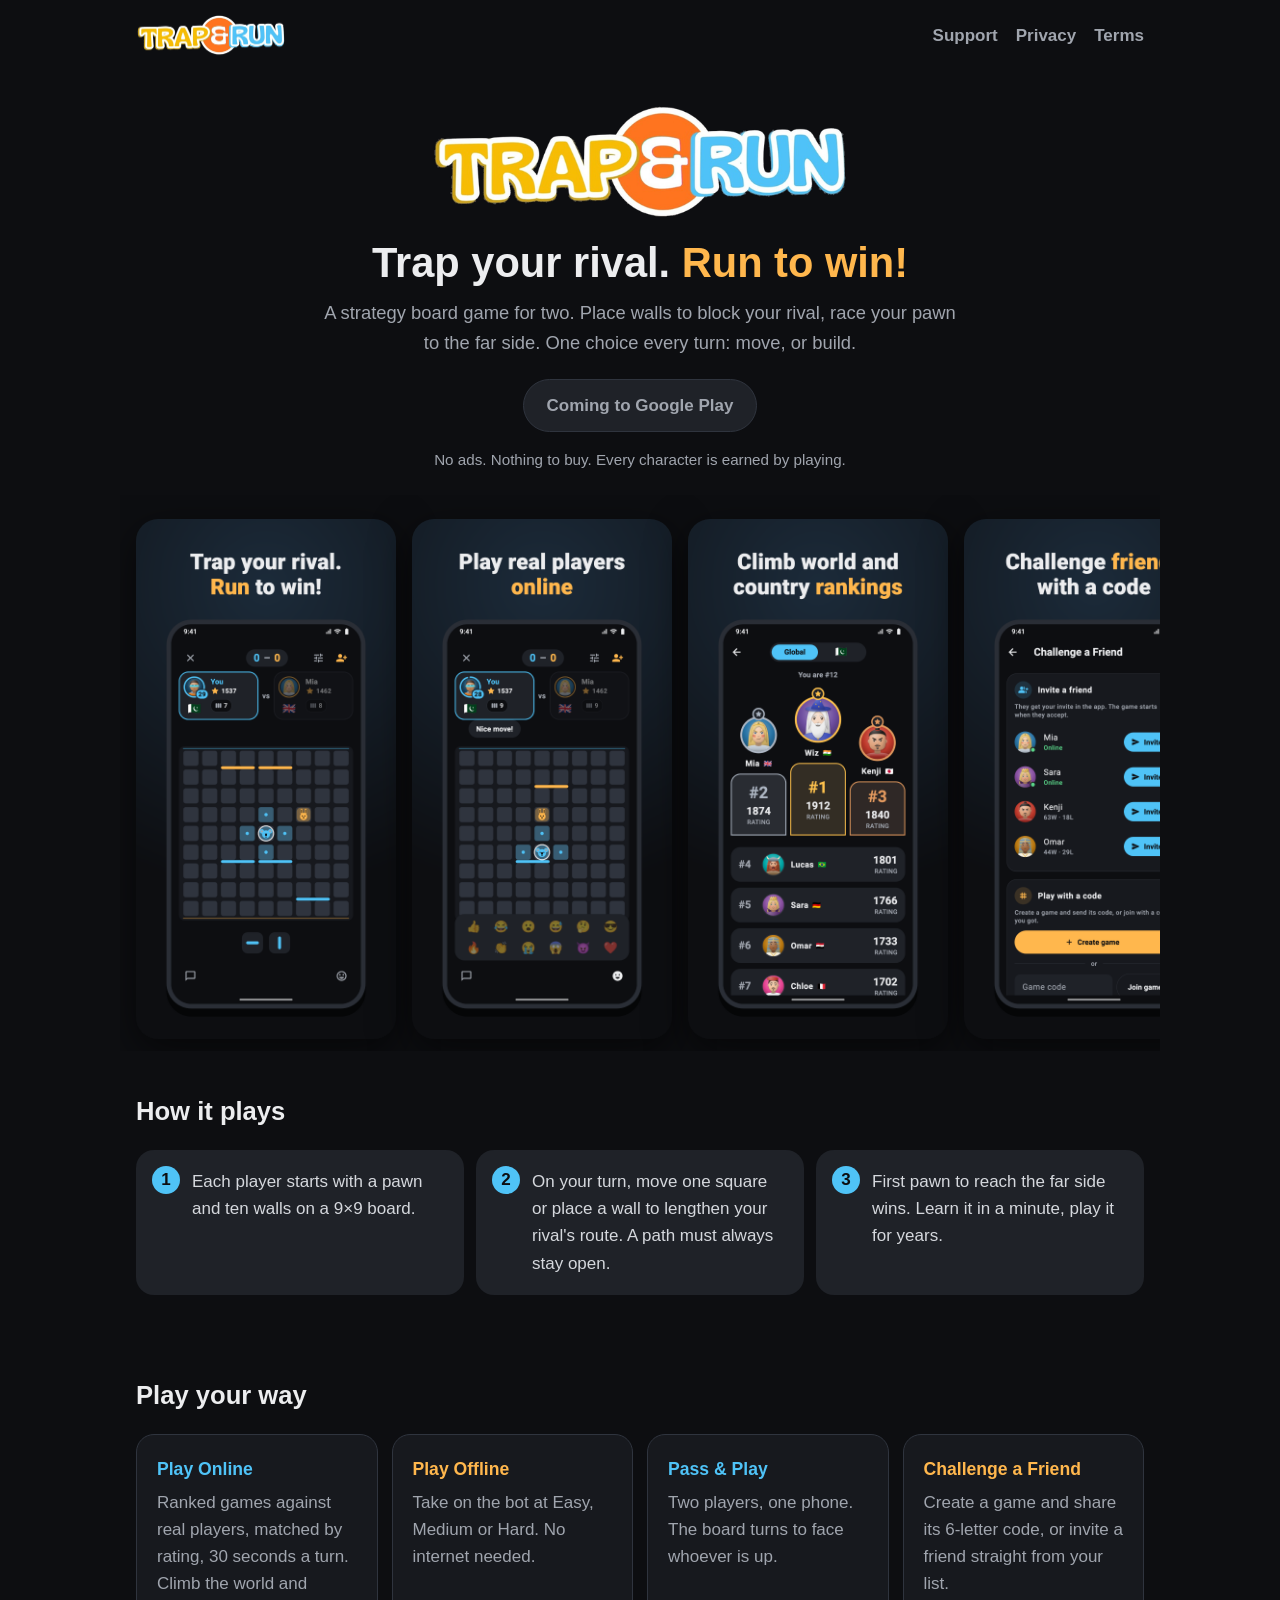
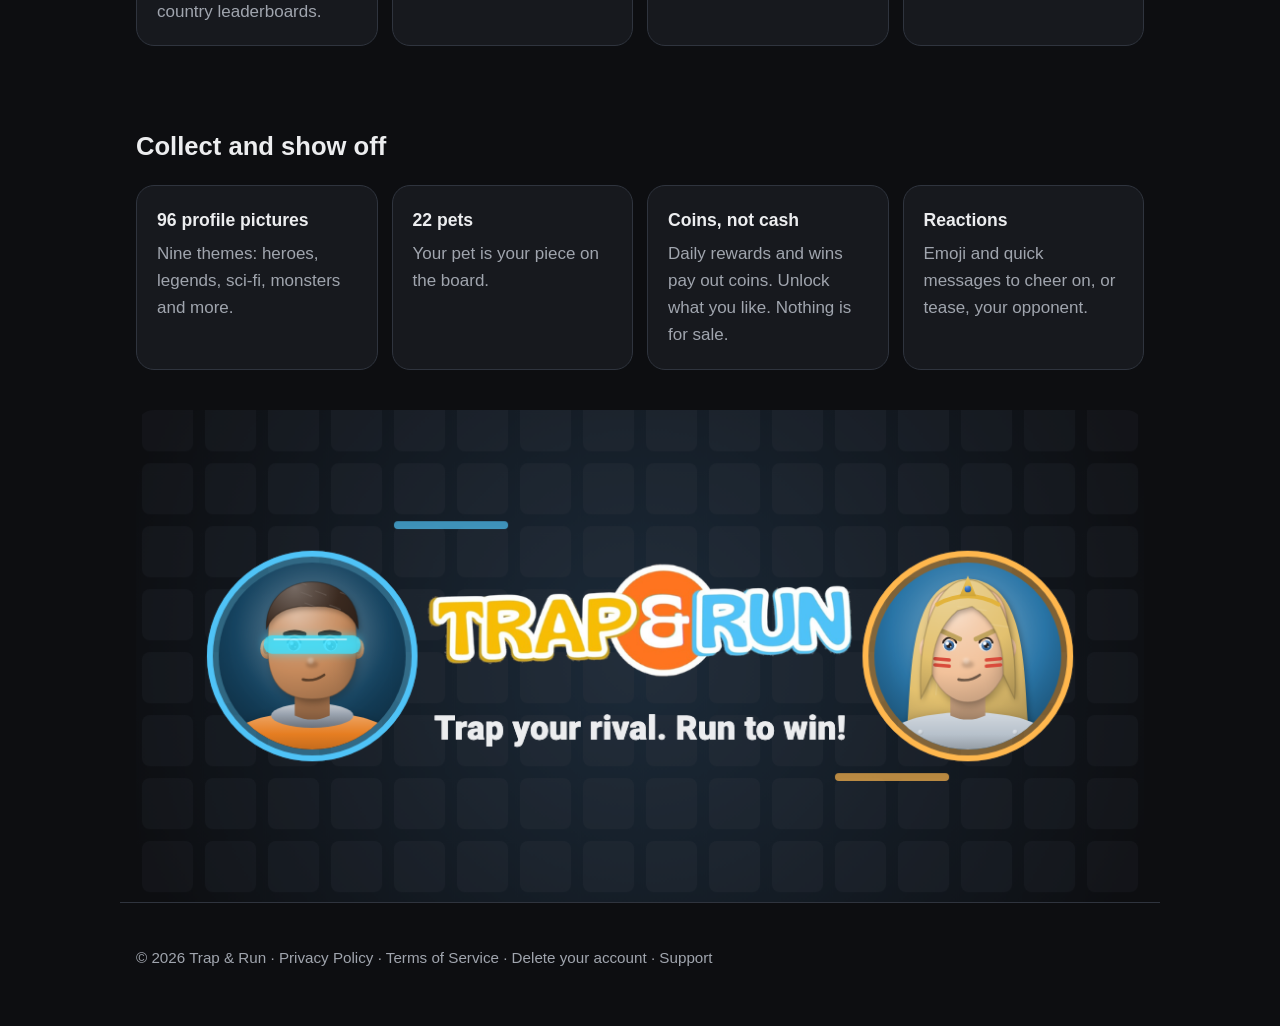
<file: index.html>
<!doctype html>
<html lang="en">
<head>
<meta charset="utf-8">
<meta name="viewport" content="width=device-width, initial-scale=1">
<title>Trap &amp; Run · Wall Board Game</title>
<meta name="description" content="Trap & Run is a two-player strategy board game: place walls to block your rival and race your pawn to the far side. Online, against the bot, or Pass & Play on one phone. No ads, nothing to buy.">
<meta property="og:title" content="Trap & Run · Wall Board Game">
<meta property="og:description" content="Trap your rival. Run to win! A two-player wall-and-pawn strategy game. No ads, nothing to buy.">
<meta property="og:image" content="assets/feature-graphic.png">
<link rel="icon" href="assets/icon-512.png">
<link rel="stylesheet" href="assets/style.css">
</head>
<body>
<header class="bar">
  <a class="brand" href="index.html"><img src="assets/logo-wide.png" alt="Trap &amp; Run" width="150" height="42"></a>
  <nav>
    <a href="support.html">Support</a>
    <a href="privacy.html">Privacy</a>
    <a href="terms.html">Terms</a>
  </nav>
</header>

<section class="hero">
  <img class="logo" src="assets/logo-wide.png" alt="Trap &amp; Run" width="600" height="169">
  <h1>Trap your rival. <span>Run to win!</span></h1>
  <p class="lead">A strategy board game for two. Place walls to block your rival, race your pawn to the far side. One choice every turn: move, or build.</p>
  <div class="badges">
    <!-- When the listing is live, replace this pill with the official Google Play badge linking to
         https://play.google.com/store/apps/details?id=com.trapandrun.game -->
    <span class="pill">Coming to Google Play</span>
  </div>
  <p class="note">No ads. Nothing to buy. Every character is earned by playing.</p>
</section>

<div class="shots" aria-label="Screenshots">
  <img src="assets/shots/01-game.png" alt="A ranked game: walls on the board, two pets racing" loading="lazy">
  <img src="assets/shots/02-online.png" alt="An online game with an emoji reaction" loading="lazy">
  <img src="assets/shots/03-leaderboard.png" alt="World and country leaderboards" loading="lazy">
  <img src="assets/shots/05-friends.png" alt="Challenge a friend from your list or with a game code" loading="lazy">
  <img src="assets/shots/06-collection.png" alt="Profile pictures to unlock with coins" loading="lazy">
  <img src="assets/shots/07-rewards.png" alt="The daily coin reward" loading="lazy">
</div>

<section class="section">
  <h2>How it plays</h2>
  <div class="steps">
    <div>Each player starts with a pawn and ten walls on a 9×9 board.</div>
    <div>On your turn, move one square or place a wall to lengthen your rival's route. A path must always stay open.</div>
    <div>First pawn to reach the far side wins. Learn it in a minute, play it for years.</div>
  </div>
</section>

<section class="section">
  <h2>Play your way</h2>
  <div class="grid">
    <div class="card"><h3 class="a">Play Online</h3><p>Ranked games against real players, matched by rating, 30 seconds a turn. Climb the world and country leaderboards.</p></div>
    <div class="card"><h3 class="b">Play Offline</h3><p>Take on the bot at Easy, Medium or Hard. No internet needed.</p></div>
    <div class="card"><h3 class="a">Pass &amp; Play</h3><p>Two players, one phone. The board turns to face whoever is up.</p></div>
    <div class="card"><h3 class="b">Challenge a Friend</h3><p>Create a game and share its 6-letter code, or invite a friend straight from your list.</p></div>
  </div>
</section>

<section class="section">
  <h2>Collect and show off</h2>
  <div class="grid">
    <div class="card"><h3>96 profile pictures</h3><p>Nine themes: heroes, legends, sci-fi, monsters and more.</p></div>
    <div class="card"><h3>22 pets</h3><p>Your pet is your piece on the board.</p></div>
    <div class="card"><h3>Coins, not cash</h3><p>Daily rewards and wins pay out coins. Unlock what you like. Nothing is for sale.</p></div>
    <div class="card"><h3>Reactions</h3><p>Emoji and quick messages to cheer on, or tease, your opponent.</p></div>
  </div>
</section>

<div class="banner"><img src="assets/feature-graphic.png" alt="Trap &amp; Run: two rivals either side of the logo" loading="lazy"></div>

<footer class="foot">
  <p>© 2026 Trap &amp; Run · <a href="privacy.html">Privacy Policy</a> · <a href="terms.html">Terms of Service</a> · <a href="delete-account.html">Delete your account</a> · <a href="support.html">Support</a></p>
</footer>
</body>
</html>
</file>
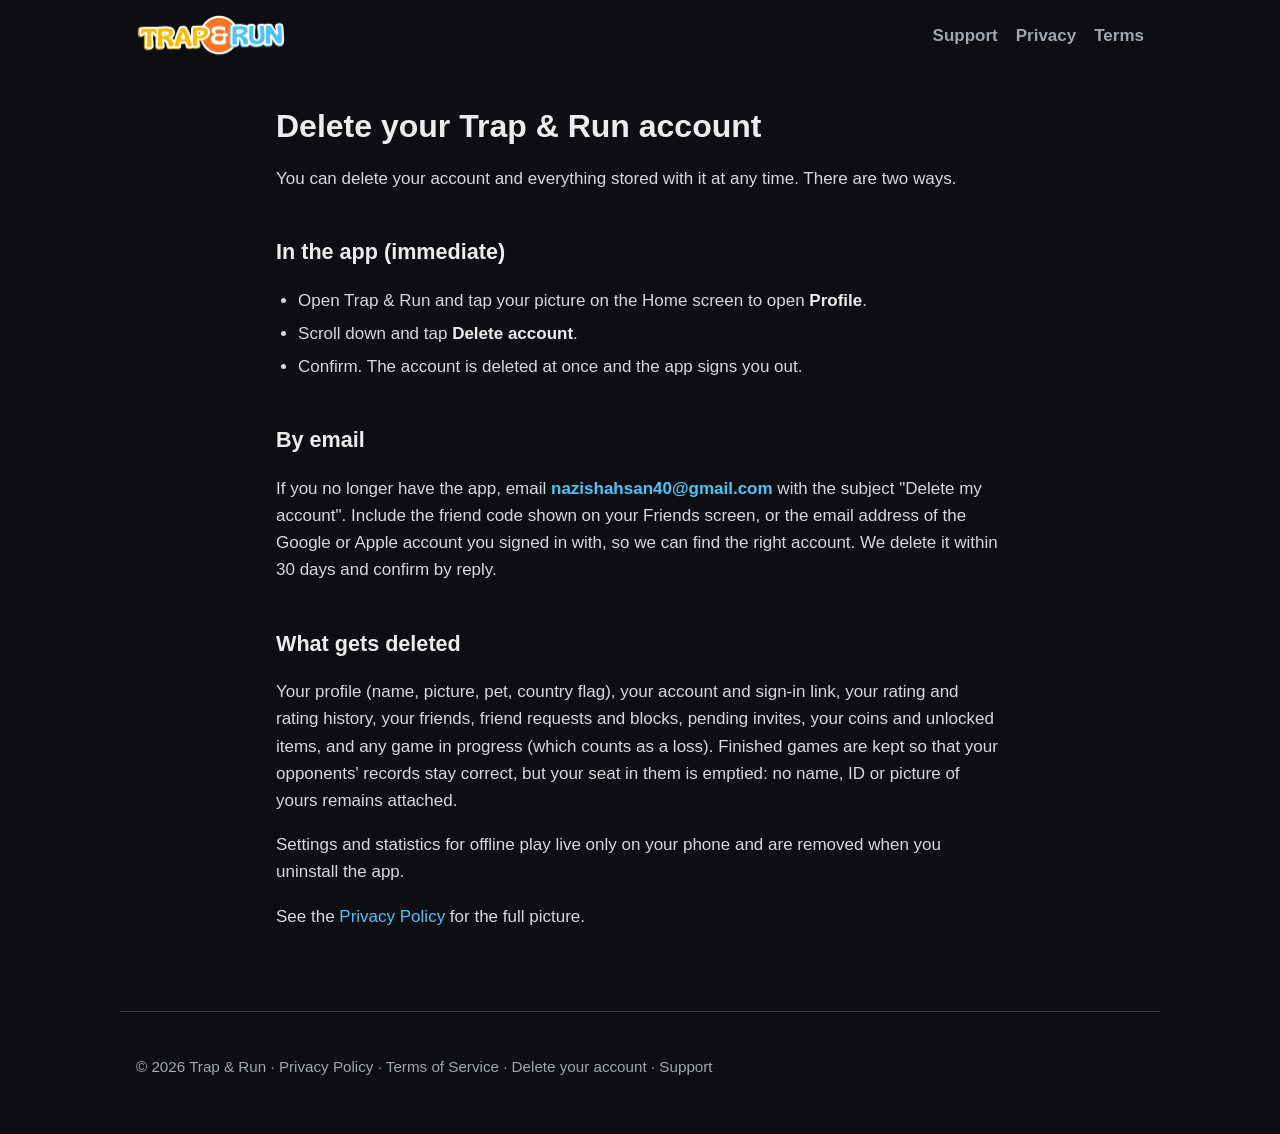
<file: delete-account.html>
<!doctype html>
<html lang="en">
<head>
<meta charset="utf-8">
<meta name="viewport" content="width=device-width, initial-scale=1">
<title>Delete your account · Trap &amp; Run</title>
<meta name="description" content="Delete your account for Trap & Run, the two-player wall-and-pawn strategy board game.">
<link rel="icon" href="assets/icon-512.png">
<link rel="stylesheet" href="assets/style.css">
</head>
<body>
<header class="bar">
  <a class="brand" href="index.html"><img src="assets/logo-wide.png" alt="Trap &amp; Run" width="150" height="42"></a>
  <nav>
    <a href="support.html">Support</a>
    <a href="privacy.html">Privacy</a>
    <a href="terms.html">Terms</a>
  </nav>
</header>
<main class="doc">
<h1>Delete your Trap &amp; Run account</h1>
<p>You can delete your account and everything stored with it at any time. There are two ways.</p>
<h2>In the app (immediate)</h2>
<ul><li>Open Trap &amp; Run and tap your picture on the Home screen to open <strong>Profile</strong>.</li><li>Scroll down and tap <strong>Delete account</strong>.</li><li>Confirm. The account is deleted at once and the app signs you out.</li></ul>
<h2>By email</h2>
<p>If you no longer have the app, email <strong><a href="mailto:nazishahsan40@gmail.com">nazishahsan40@gmail.com</a></strong> with the subject "Delete my account". Include the friend code shown on your Friends screen, or the email address of the Google or Apple account you signed in with, so we can find the right account. We delete it within 30 days and confirm by reply.</p>
<h2>What gets deleted</h2>
<p>Your profile (name, picture, pet, country flag), your account and sign-in link, your rating and rating history, your friends, friend requests and blocks, pending invites, your coins and unlocked items, and any game in progress (which counts as a loss). Finished games are kept so that your opponents' records stay correct, but your seat in them is emptied: no name, ID or picture of yours remains attached.</p>
<p>Settings and statistics for offline play live only on your phone and are removed when you uninstall the app.</p>
<p>See the <a href="privacy.html">Privacy Policy</a> for the full picture.</p>
</main>
<footer class="foot">
  <p>© 2026 Trap &amp; Run · <a href="privacy.html">Privacy Policy</a> · <a href="terms.html">Terms of Service</a> · <a href="delete-account.html">Delete your account</a> · <a href="support.html">Support</a></p>
</footer>
</body>
</html>
</file>
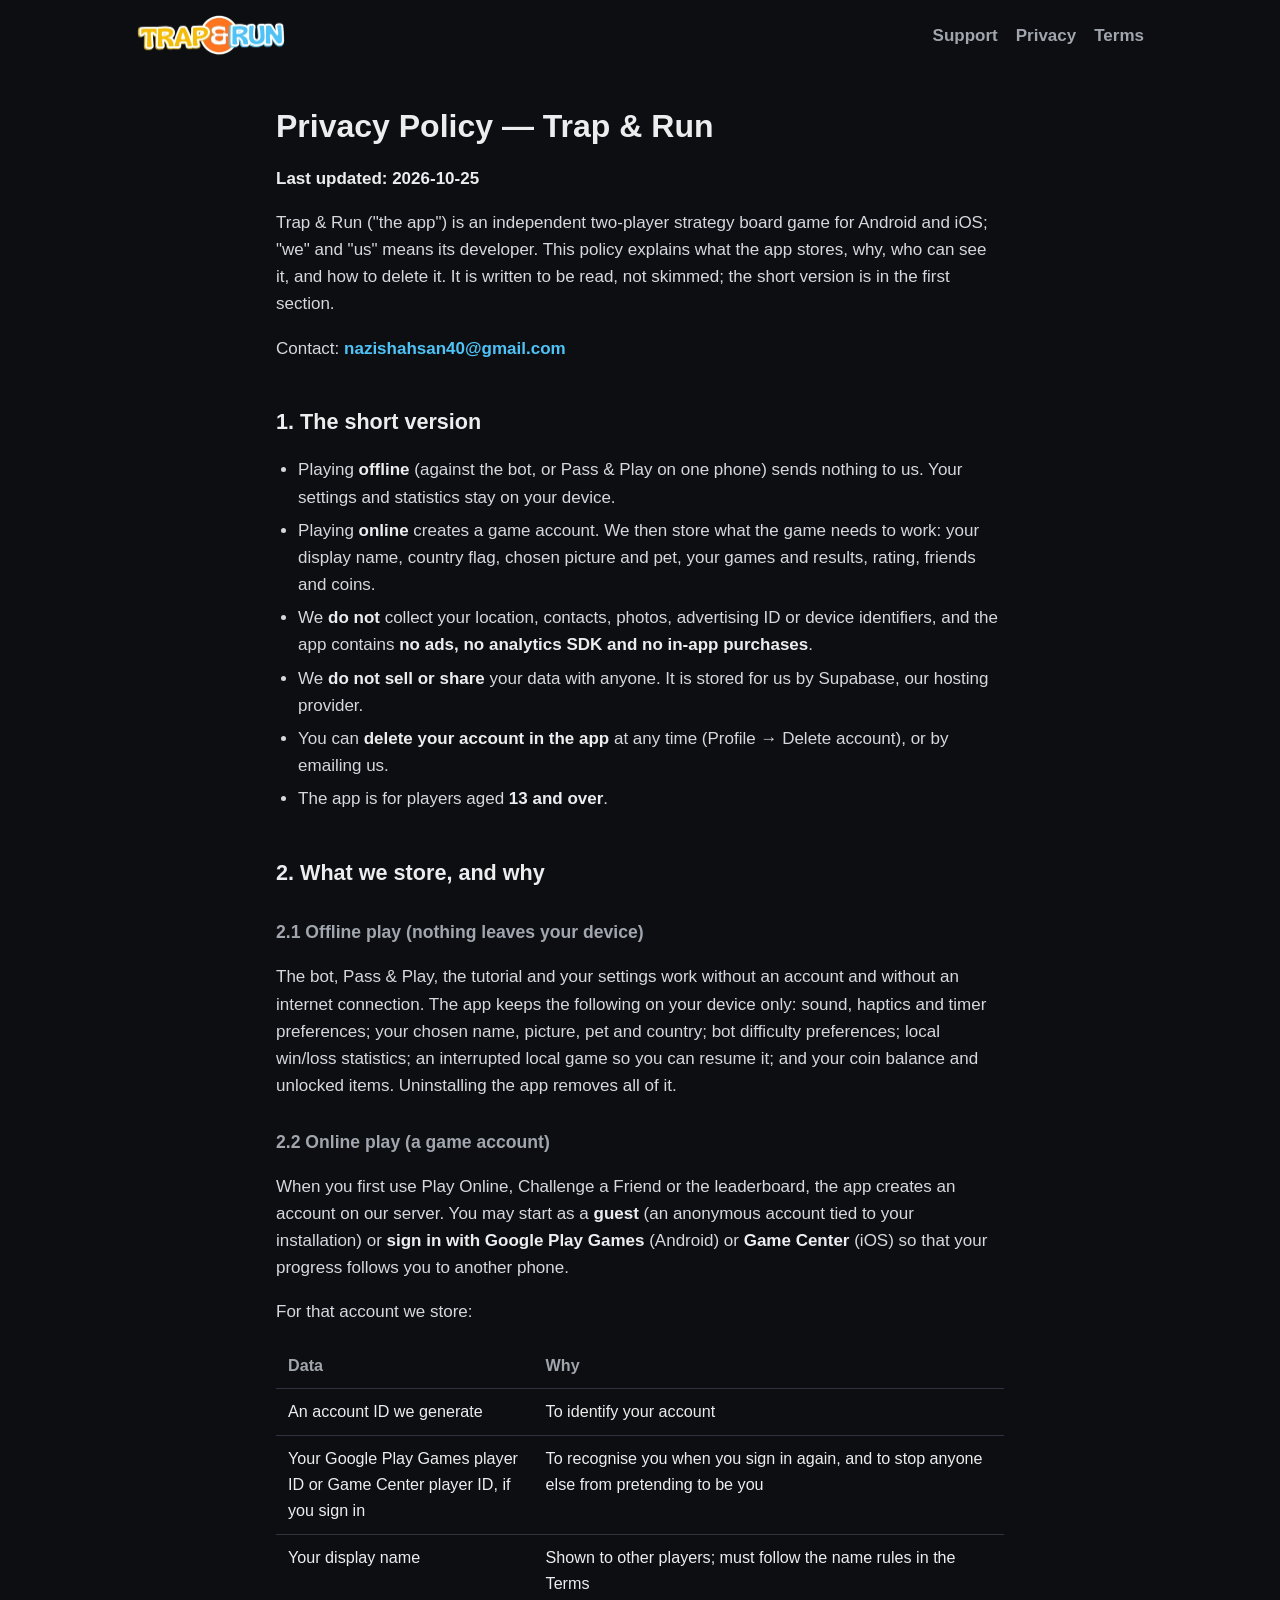
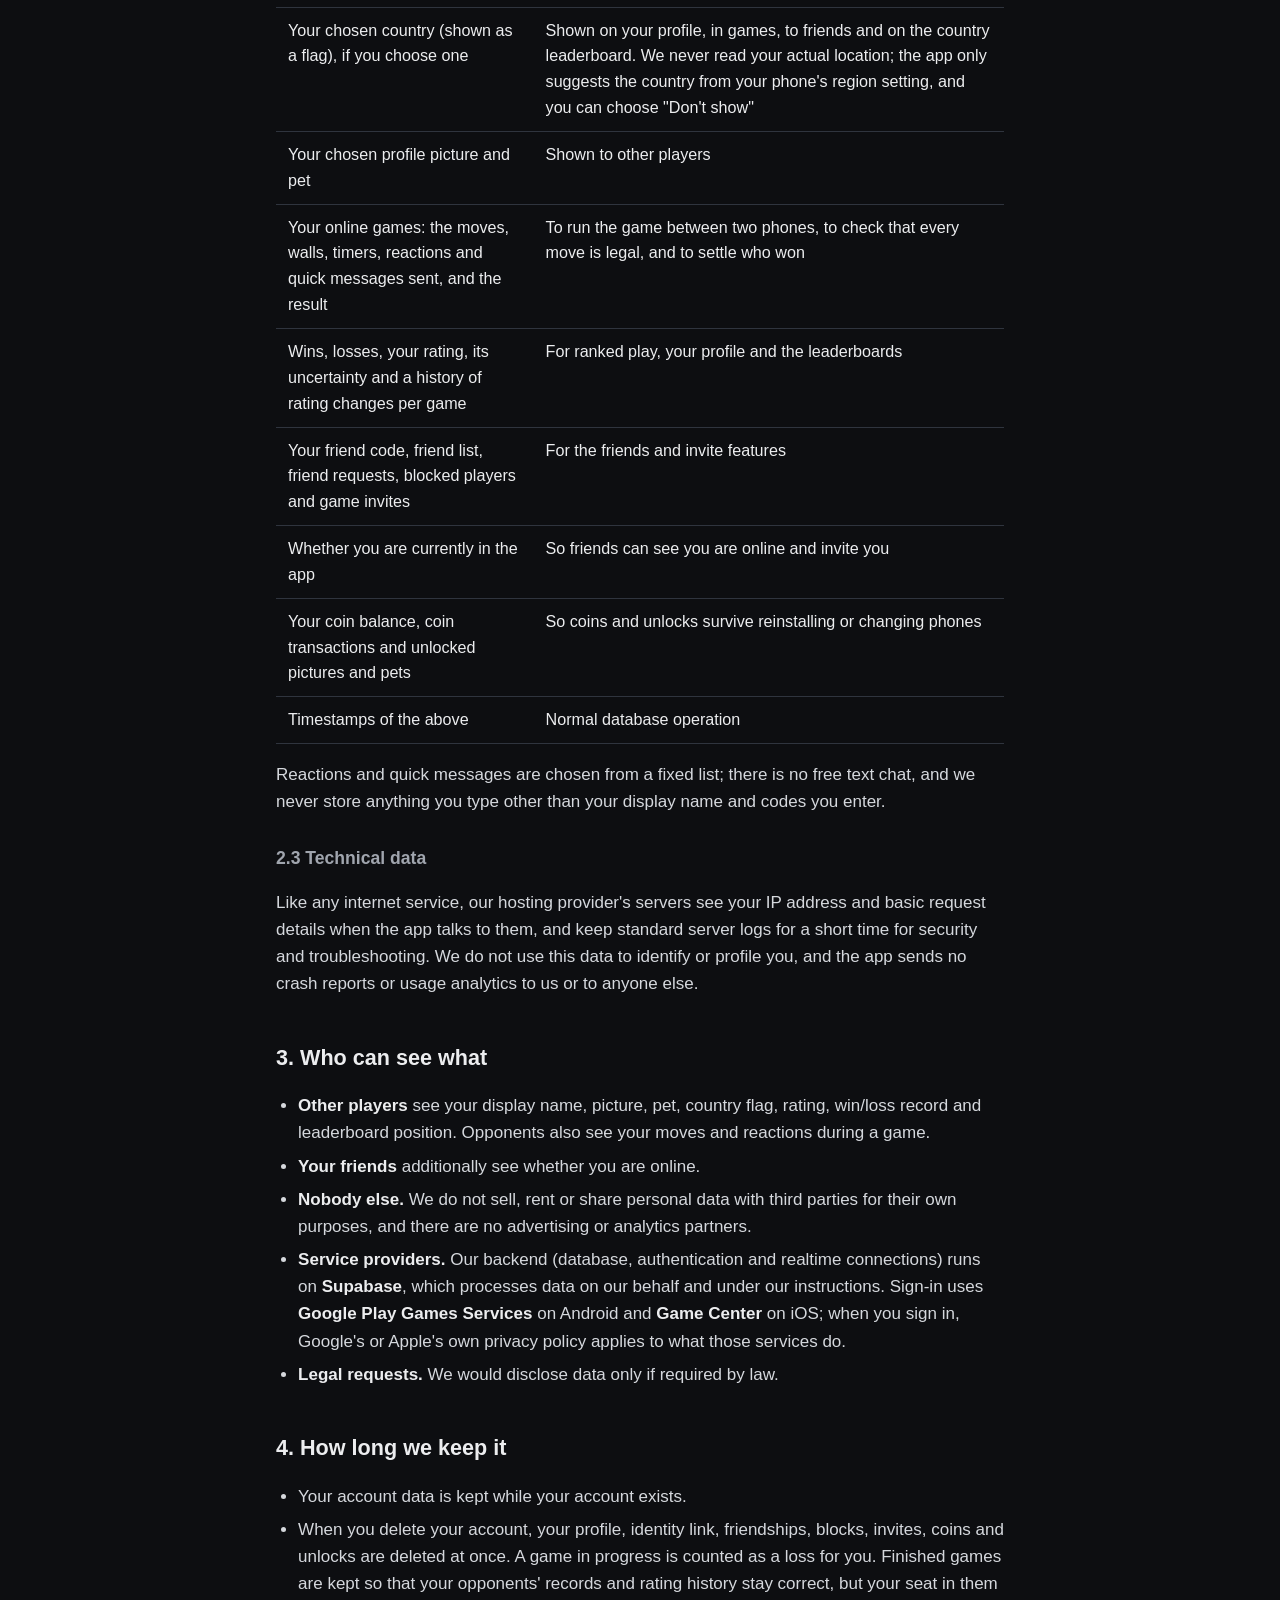
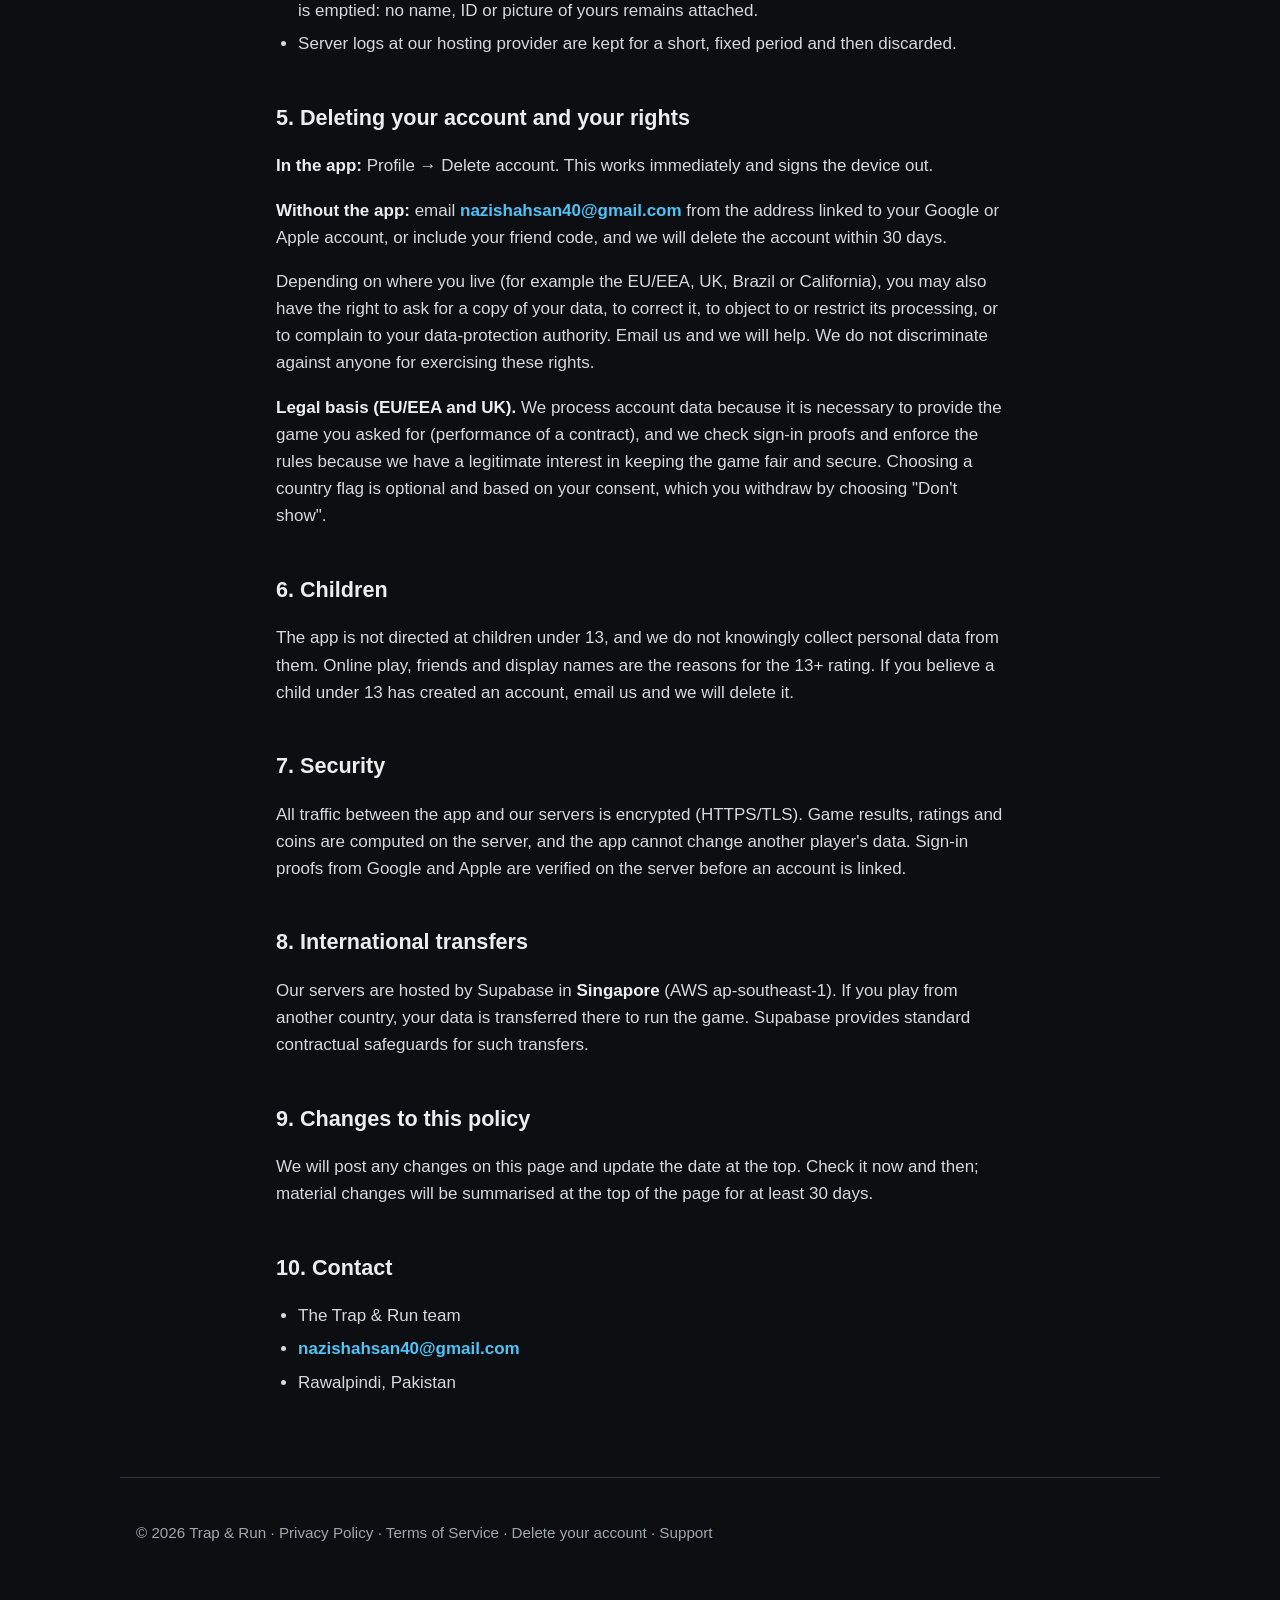
<file: privacy.html>
<!doctype html>
<html lang="en">
<head>
<meta charset="utf-8">
<meta name="viewport" content="width=device-width, initial-scale=1">
<title>Privacy Policy · Trap &amp; Run</title>
<meta name="description" content="Privacy Policy for Trap & Run, the two-player wall-and-pawn strategy board game.">
<link rel="icon" href="assets/icon-512.png">
<link rel="stylesheet" href="assets/style.css">
</head>
<body>
<header class="bar">
  <a class="brand" href="index.html"><img src="assets/logo-wide.png" alt="Trap &amp; Run" width="150" height="42"></a>
  <nav>
    <a href="support.html">Support</a>
    <a href="privacy.html">Privacy</a>
    <a href="terms.html">Terms</a>
  </nav>
</header>
<main class="doc">
<h1>Privacy Policy — Trap &amp; Run</h1>
<p><strong>Last updated: 2026-10-25</strong></p>
<p>Trap &amp; Run ("the app") is an independent two-player strategy board game for Android and iOS; "we" and "us" means its developer. This policy explains what the app stores, why, who can see it, and how to delete it. It is written to be read, not skimmed; the short version is in the first section.</p>
<p>Contact: <strong><a href="mailto:nazishahsan40@gmail.com">nazishahsan40@gmail.com</a></strong></p>
<h2>1. The short version</h2>
<ul><li>Playing <strong>offline</strong> (against the bot, or Pass &amp; Play on one phone) sends nothing to us. Your settings and statistics stay on your device.</li><li>Playing <strong>online</strong> creates a game account. We then store what the game needs to work: your display name, country flag, chosen picture and pet, your games and results, rating, friends and coins.</li><li>We <strong>do not</strong> collect your location, contacts, photos, advertising ID or device identifiers, and the app contains <strong>no ads, no analytics SDK and no in-app purchases</strong>.</li><li>We <strong>do not sell or share</strong> your data with anyone. It is stored for us by Supabase, our hosting provider.</li><li>You can <strong>delete your account in the app</strong> at any time (Profile → Delete account), or by emailing us.</li><li>The app is for players aged <strong>13 and over</strong>.</li></ul>
<h2>2. What we store, and why</h2>
<h3>2.1 Offline play (nothing leaves your device)</h3>
<p>The bot, Pass &amp; Play, the tutorial and your settings work without an account and without an internet connection. The app keeps the following on your device only: sound, haptics and timer preferences; your chosen name, picture, pet and country; bot difficulty preferences; local win/loss statistics; an interrupted local game so you can resume it; and your coin balance and unlocked items. Uninstalling the app removes all of it.</p>
<h3>2.2 Online play (a game account)</h3>
<p>When you first use Play Online, Challenge a Friend or the leaderboard, the app creates an account on our server. You may start as a <strong>guest</strong> (an anonymous account tied to your installation) or <strong>sign in with Google Play Games</strong> (Android) or <strong>Game Center</strong> (iOS) so that your progress follows you to another phone.</p>
<p>For that account we store:</p>
<table><thead><tr><th>Data</th><th>Why</th></tr></thead><tbody><tr><td>An account ID we generate</td><td>To identify your account</td></tr><tr><td>Your Google Play Games player ID or Game Center player ID, if you sign in</td><td>To recognise you when you sign in again, and to stop anyone else from pretending to be you</td></tr><tr><td>Your display name</td><td>Shown to other players; must follow the name rules in the Terms</td></tr><tr><td>Your chosen country (shown as a flag), if you choose one</td><td>Shown on your profile, in games, to friends and on the country leaderboard. We never read your actual location; the app only suggests the country from your phone's region setting, and you can choose "Don't show"</td></tr><tr><td>Your chosen profile picture and pet</td><td>Shown to other players</td></tr><tr><td>Your online games: the moves, walls, timers, reactions and quick messages sent, and the result</td><td>To run the game between two phones, to check that every move is legal, and to settle who won</td></tr><tr><td>Wins, losses, your rating, its uncertainty and a history of rating changes per game</td><td>For ranked play, your profile and the leaderboards</td></tr><tr><td>Your friend code, friend list, friend requests, blocked players and game invites</td><td>For the friends and invite features</td></tr><tr><td>Whether you are currently in the app</td><td>So friends can see you are online and invite you</td></tr><tr><td>Your coin balance, coin transactions and unlocked pictures and pets</td><td>So coins and unlocks survive reinstalling or changing phones</td></tr><tr><td>Timestamps of the above</td><td>Normal database operation</td></tr></tbody></table>
<p>Reactions and quick messages are chosen from a fixed list; there is no free text chat, and we never store anything you type other than your display name and codes you enter.</p>
<h3>2.3 Technical data</h3>
<p>Like any internet service, our hosting provider's servers see your IP address and basic request details when the app talks to them, and keep standard server logs for a short time for security and troubleshooting. We do not use this data to identify or profile you, and the app sends no crash reports or usage analytics to us or to anyone else.</p>
<h2>3. Who can see what</h2>
<ul><li><strong>Other players</strong> see your display name, picture, pet, country flag, rating, win/loss record and leaderboard position. Opponents also see your moves and reactions during a game.</li><li><strong>Your friends</strong> additionally see whether you are online.</li><li><strong>Nobody else.</strong> We do not sell, rent or share personal data with third parties for their own purposes, and there are no advertising or analytics partners.</li><li><strong>Service providers.</strong> Our backend (database, authentication and realtime connections) runs on <strong>Supabase</strong>, which processes data on our behalf and under our instructions. Sign-in uses <strong>Google Play Games Services</strong> on Android and <strong>Game Center</strong> on iOS; when you sign in, Google's or Apple's own privacy policy applies to what those services do.</li><li><strong>Legal requests.</strong> We would disclose data only if required by law.</li></ul>
<h2>4. How long we keep it</h2>
<ul><li>Your account data is kept while your account exists.</li><li>When you delete your account, your profile, identity link, friendships, blocks, invites, coins and unlocks are deleted at once. A game in progress is counted as a loss for you. Finished games are kept so that your opponents' records and rating history stay correct, but your seat in them is emptied: no name, ID or picture of yours remains attached.</li><li>Server logs at our hosting provider are kept for a short, fixed period and then discarded.</li></ul>
<h2>5. Deleting your account and your rights</h2>
<p><strong>In the app:</strong> Profile → Delete account. This works immediately and signs the device out.</p>
<p><strong>Without the app:</strong> email <strong><a href="mailto:nazishahsan40@gmail.com">nazishahsan40@gmail.com</a></strong> from the address linked to your Google or Apple account, or include your friend code, and we will delete the account within 30 days.</p>
<p>Depending on where you live (for example the EU/EEA, UK, Brazil or California), you may also have the right to ask for a copy of your data, to correct it, to object to or restrict its processing, or to complain to your data-protection authority. Email us and we will help. We do not discriminate against anyone for exercising these rights.</p>
<p><strong>Legal basis (EU/EEA and UK).</strong> We process account data because it is necessary to provide the game you asked for (performance of a contract), and we check sign-in proofs and enforce the rules because we have a legitimate interest in keeping the game fair and secure. Choosing a country flag is optional and based on your consent, which you withdraw by choosing "Don't show".</p>
<h2>6. Children</h2>
<p>The app is not directed at children under 13, and we do not knowingly collect personal data from them. Online play, friends and display names are the reasons for the 13+ rating. If you believe a child under 13 has created an account, email us and we will delete it.</p>
<h2>7. Security</h2>
<p>All traffic between the app and our servers is encrypted (HTTPS/TLS). Game results, ratings and coins are computed on the server, and the app cannot change another player's data. Sign-in proofs from Google and Apple are verified on the server before an account is linked.</p>
<h2>8. International transfers</h2>
<p>Our servers are hosted by Supabase in <strong>Singapore</strong> (AWS ap-southeast-1). If you play from another country, your data is transferred there to run the game. Supabase provides standard contractual safeguards for such transfers.</p>
<h2>9. Changes to this policy</h2>
<p>We will post any changes on this page and update the date at the top. Check it now and then; material changes will be summarised at the top of the page for at least 30 days.</p>
<h2>10. Contact</h2>
<ul><li>The Trap &amp; Run team</li><li><strong><a href="mailto:nazishahsan40@gmail.com">nazishahsan40@gmail.com</a></strong></li><li>Rawalpindi, Pakistan</li></ul>
</main>
<footer class="foot">
  <p>© 2026 Trap &amp; Run · <a href="privacy.html">Privacy Policy</a> · <a href="terms.html">Terms of Service</a> · <a href="delete-account.html">Delete your account</a> · <a href="support.html">Support</a></p>
</footer>
</body>
</html>
</file>
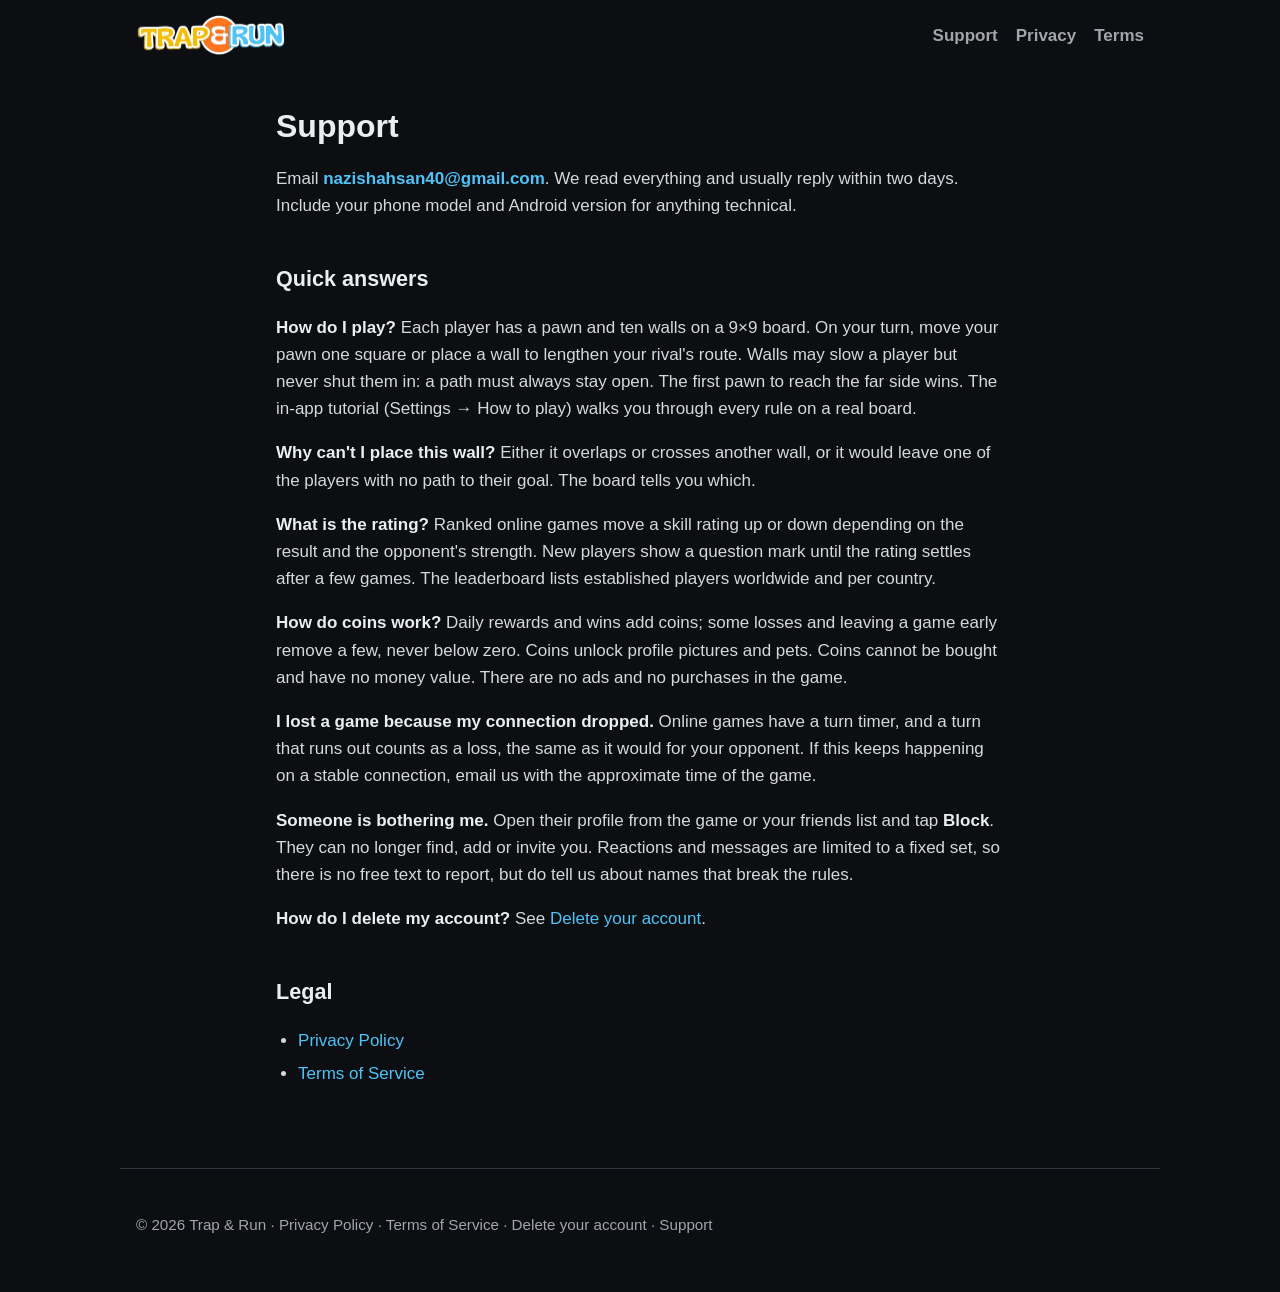
<file: support.html>
<!doctype html>
<html lang="en">
<head>
<meta charset="utf-8">
<meta name="viewport" content="width=device-width, initial-scale=1">
<title>Support · Trap &amp; Run</title>
<meta name="description" content="Support for Trap & Run, the two-player wall-and-pawn strategy board game.">
<link rel="icon" href="assets/icon-512.png">
<link rel="stylesheet" href="assets/style.css">
</head>
<body>
<header class="bar">
  <a class="brand" href="index.html"><img src="assets/logo-wide.png" alt="Trap &amp; Run" width="150" height="42"></a>
  <nav>
    <a href="support.html">Support</a>
    <a href="privacy.html">Privacy</a>
    <a href="terms.html">Terms</a>
  </nav>
</header>
<main class="doc">
<h1>Support</h1>
<p>Email <strong><a href="mailto:nazishahsan40@gmail.com">nazishahsan40@gmail.com</a></strong>. We read everything and usually reply within two days. Include your phone model and Android version for anything technical.</p>
<h2>Quick answers</h2>
<p><strong>How do I play?</strong> Each player has a pawn and ten walls on a 9×9 board. On your turn, move your pawn one square or place a wall to lengthen your rival's route. Walls may slow a player but never shut them in: a path must always stay open. The first pawn to reach the far side wins. The in-app tutorial (Settings → How to play) walks you through every rule on a real board.</p>
<p><strong>Why can't I place this wall?</strong> Either it overlaps or crosses another wall, or it would leave one of the players with no path to their goal. The board tells you which.</p>
<p><strong>What is the rating?</strong> Ranked online games move a skill rating up or down depending on the result and the opponent's strength. New players show a question mark until the rating settles after a few games. The leaderboard lists established players worldwide and per country.</p>
<p><strong>How do coins work?</strong> Daily rewards and wins add coins; some losses and leaving a game early remove a few, never below zero. Coins unlock profile pictures and pets. Coins cannot be bought and have no money value. There are no ads and no purchases in the game.</p>
<p><strong>I lost a game because my connection dropped.</strong> Online games have a turn timer, and a turn that runs out counts as a loss, the same as it would for your opponent. If this keeps happening on a stable connection, email us with the approximate time of the game.</p>
<p><strong>Someone is bothering me.</strong> Open their profile from the game or your friends list and tap <strong>Block</strong>. They can no longer find, add or invite you. Reactions and messages are limited to a fixed set, so there is no free text to report, but do tell us about names that break the rules.</p>
<p><strong>How do I delete my account?</strong> See <a href="delete-account.html">Delete your account</a>.</p>
<h2>Legal</h2>
<ul><li><a href="privacy.html">Privacy Policy</a></li><li><a href="terms.html">Terms of Service</a></li></ul>
</main>
<footer class="foot">
  <p>© 2026 Trap &amp; Run · <a href="privacy.html">Privacy Policy</a> · <a href="terms.html">Terms of Service</a> · <a href="delete-account.html">Delete your account</a> · <a href="support.html">Support</a></p>
</footer>
</body>
</html>
</file>
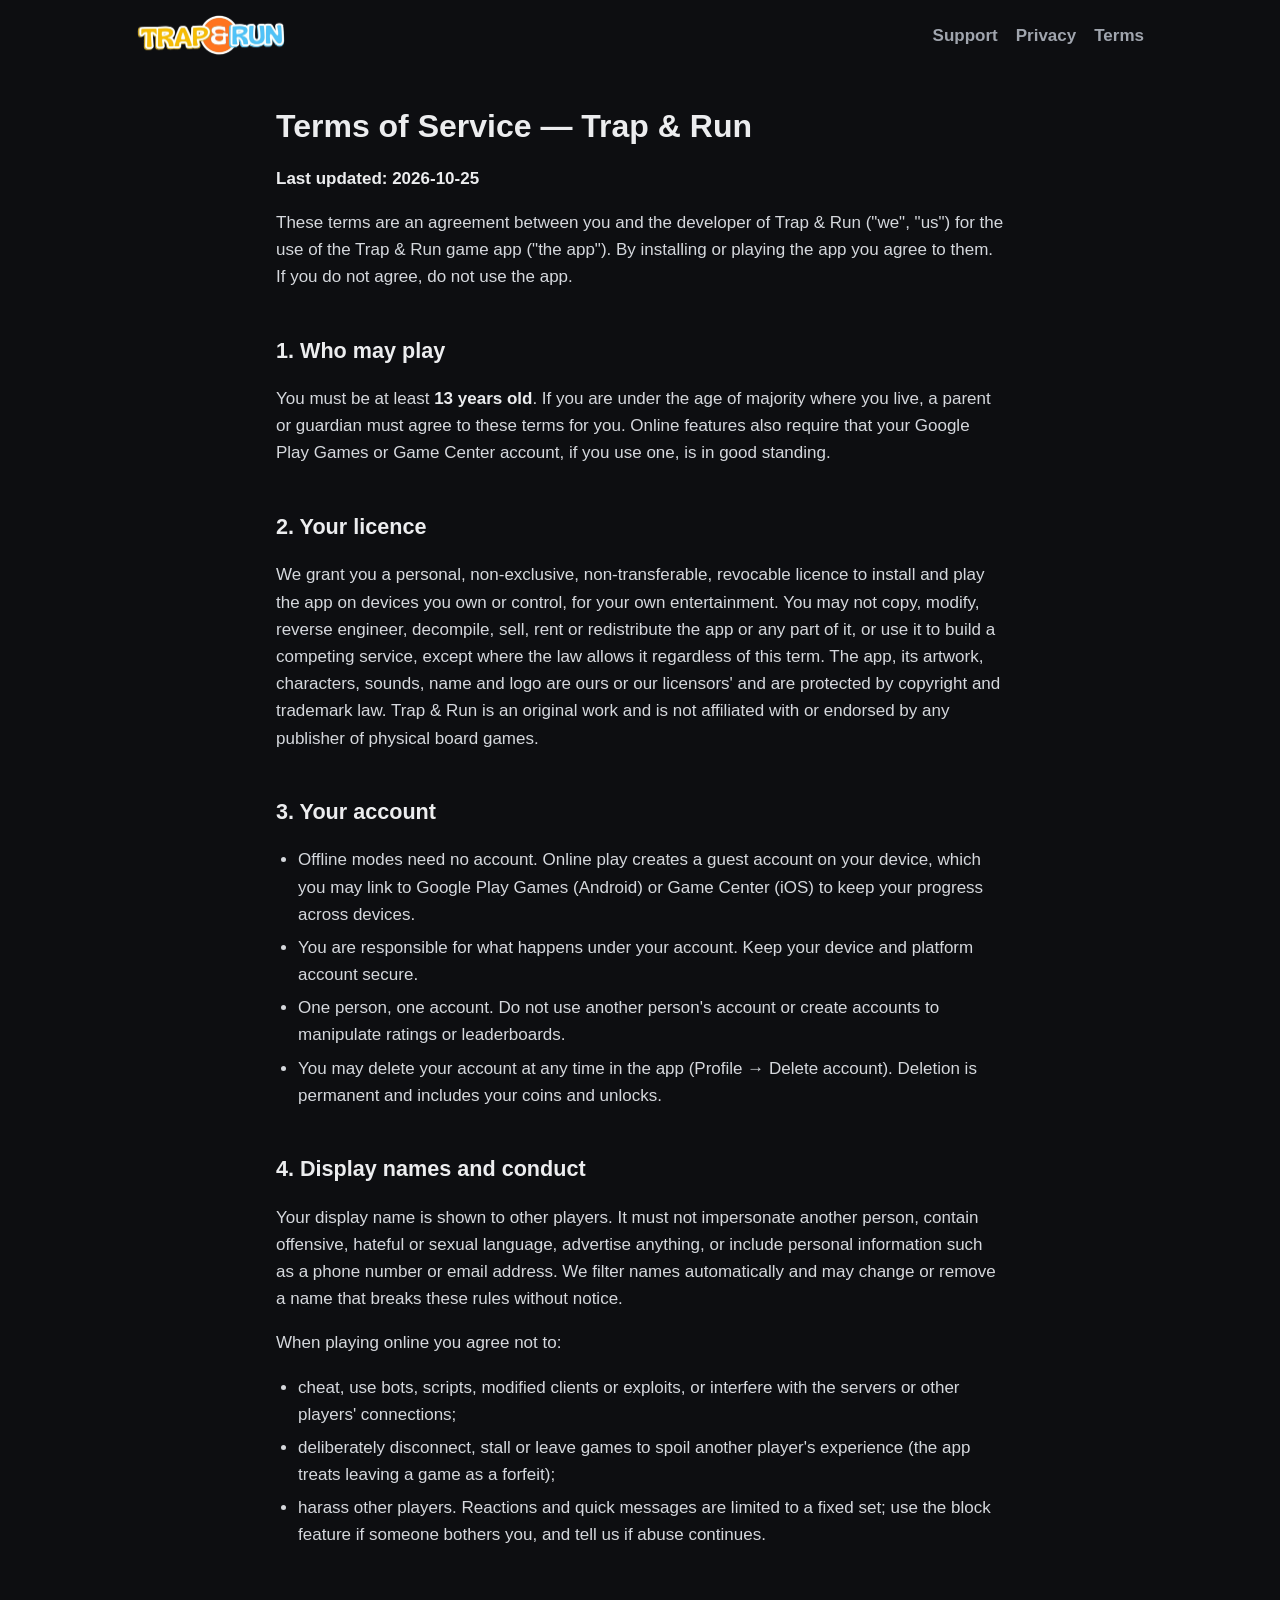
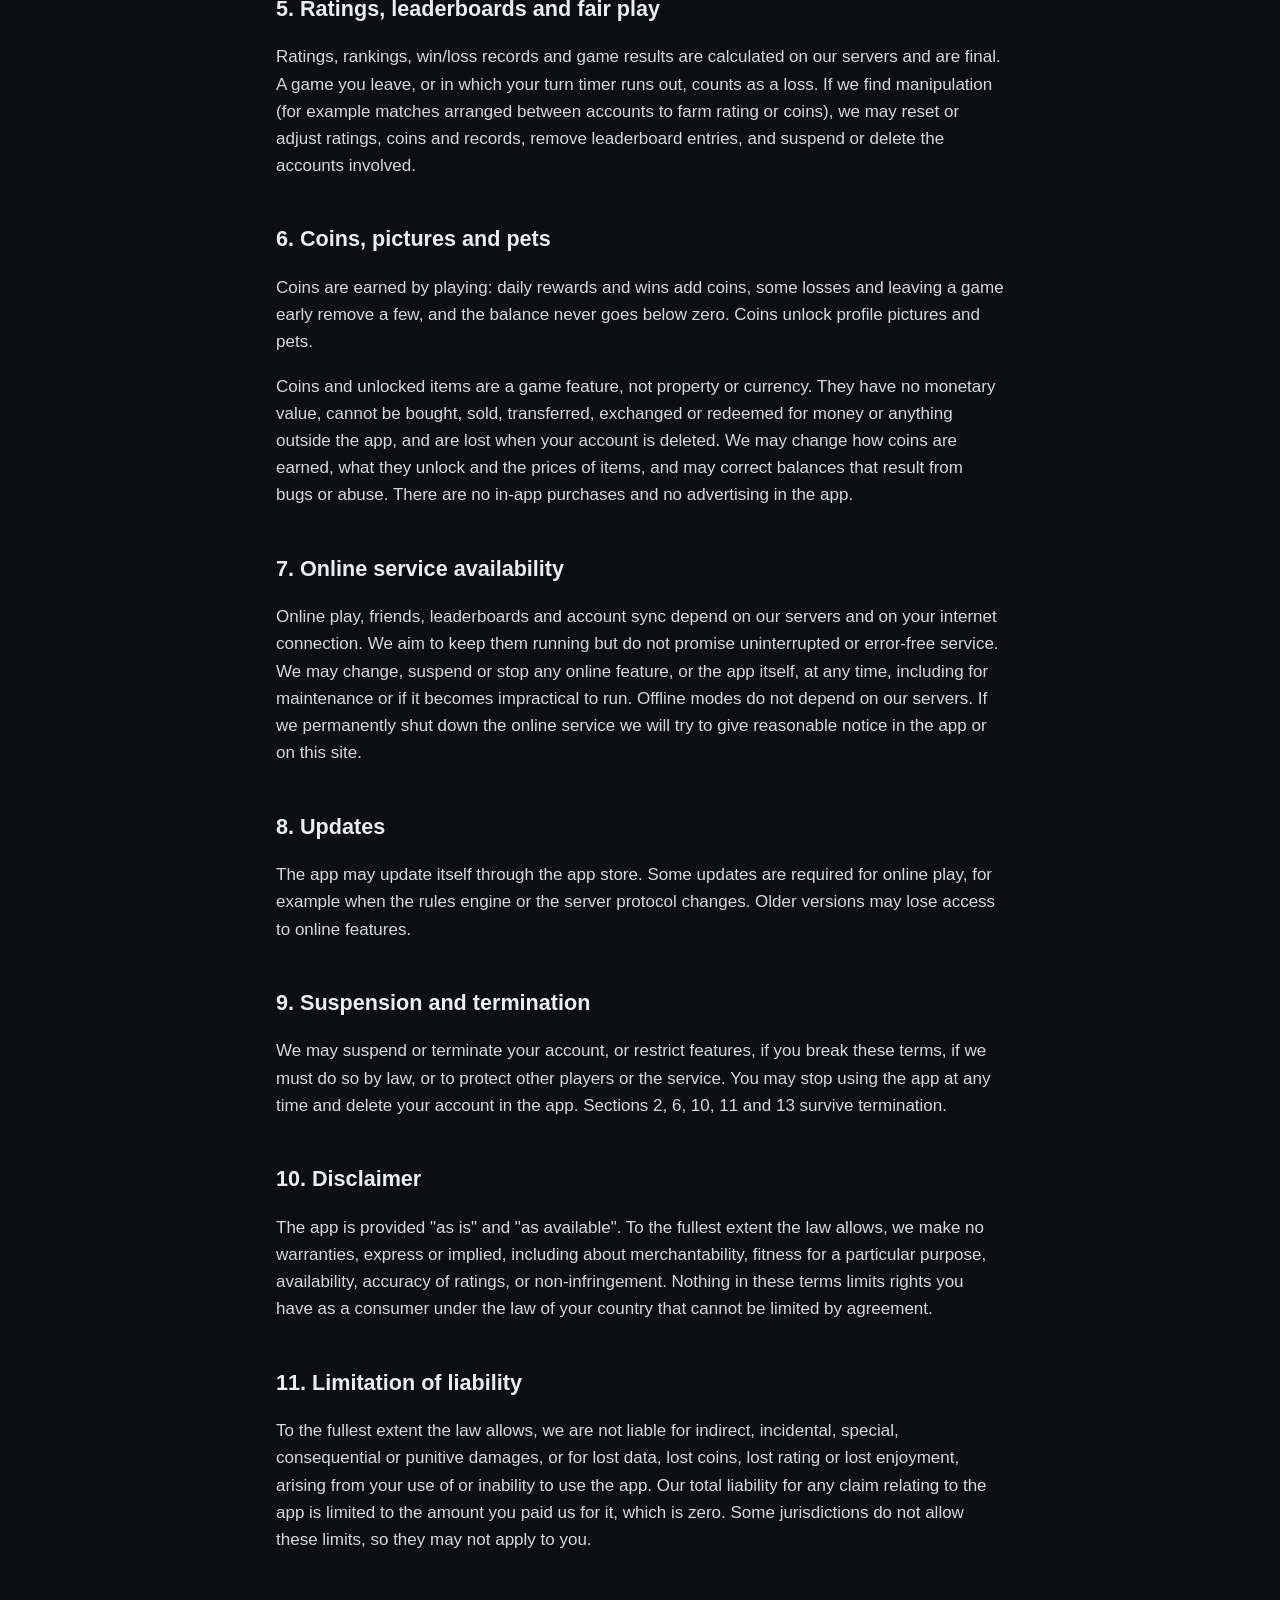
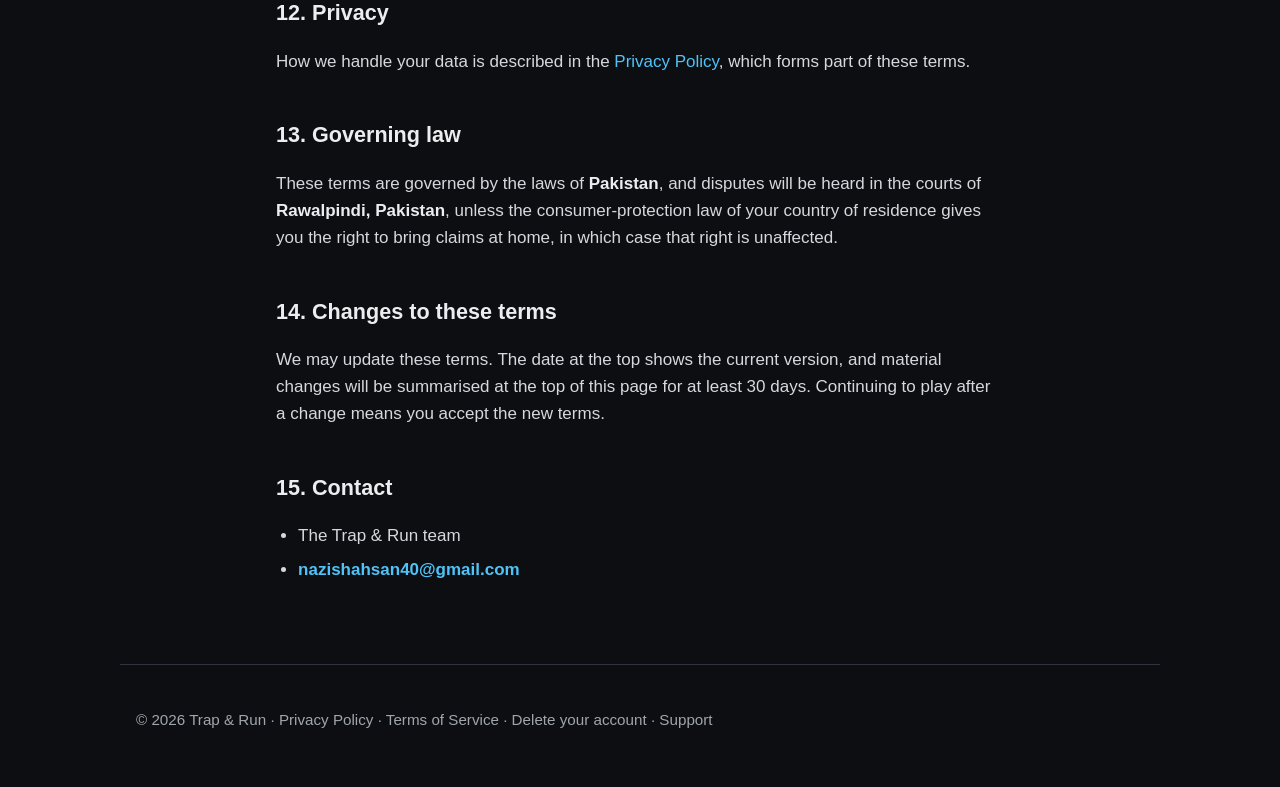
<file: terms.html>
<!doctype html>
<html lang="en">
<head>
<meta charset="utf-8">
<meta name="viewport" content="width=device-width, initial-scale=1">
<title>Terms of Service · Trap &amp; Run</title>
<meta name="description" content="Terms of Service for Trap & Run, the two-player wall-and-pawn strategy board game.">
<link rel="icon" href="assets/icon-512.png">
<link rel="stylesheet" href="assets/style.css">
</head>
<body>
<header class="bar">
  <a class="brand" href="index.html"><img src="assets/logo-wide.png" alt="Trap &amp; Run" width="150" height="42"></a>
  <nav>
    <a href="support.html">Support</a>
    <a href="privacy.html">Privacy</a>
    <a href="terms.html">Terms</a>
  </nav>
</header>
<main class="doc">
<h1>Terms of Service — Trap &amp; Run</h1>
<p><strong>Last updated: 2026-10-25</strong></p>
<p>These terms are an agreement between you and the developer of Trap &amp; Run ("we", "us") for the use of the Trap &amp; Run game app ("the app"). By installing or playing the app you agree to them. If you do not agree, do not use the app.</p>
<h2>1. Who may play</h2>
<p>You must be at least <strong>13 years old</strong>. If you are under the age of majority where you live, a parent or guardian must agree to these terms for you. Online features also require that your Google Play Games or Game Center account, if you use one, is in good standing.</p>
<h2>2. Your licence</h2>
<p>We grant you a personal, non-exclusive, non-transferable, revocable licence to install and play the app on devices you own or control, for your own entertainment. You may not copy, modify, reverse engineer, decompile, sell, rent or redistribute the app or any part of it, or use it to build a competing service, except where the law allows it regardless of this term. The app, its artwork, characters, sounds, name and logo are ours or our licensors' and are protected by copyright and trademark law. Trap &amp; Run is an original work and is not affiliated with or endorsed by any publisher of physical board games.</p>
<h2>3. Your account</h2>
<ul><li>Offline modes need no account. Online play creates a guest account on your device, which you may link to Google Play Games (Android) or Game Center (iOS) to keep your progress across devices.</li><li>You are responsible for what happens under your account. Keep your device and platform account secure.</li><li>One person, one account. Do not use another person's account or create accounts to manipulate ratings or leaderboards.</li><li>You may delete your account at any time in the app (Profile → Delete account). Deletion is permanent and includes your coins and unlocks.</li></ul>
<h2>4. Display names and conduct</h2>
<p>Your display name is shown to other players. It must not impersonate another person, contain offensive, hateful or sexual language, advertise anything, or include personal information such as a phone number or email address. We filter names automatically and may change or remove a name that breaks these rules without notice.</p>
<p>When playing online you agree not to:</p>
<ul><li>cheat, use bots, scripts, modified clients or exploits, or interfere with the servers or other players' connections;</li><li>deliberately disconnect, stall or leave games to spoil another player's experience (the app treats leaving a game as a forfeit);</li><li>harass other players. Reactions and quick messages are limited to a fixed set; use the block feature if someone bothers you, and tell us if abuse continues.</li></ul>
<h2>5. Ratings, leaderboards and fair play</h2>
<p>Ratings, rankings, win/loss records and game results are calculated on our servers and are final. A game you leave, or in which your turn timer runs out, counts as a loss. If we find manipulation (for example matches arranged between accounts to farm rating or coins), we may reset or adjust ratings, coins and records, remove leaderboard entries, and suspend or delete the accounts involved.</p>
<h2>6. Coins, pictures and pets</h2>
<p>Coins are earned by playing: daily rewards and wins add coins, some losses and leaving a game early remove a few, and the balance never goes below zero. Coins unlock profile pictures and pets.</p>
<p>Coins and unlocked items are a game feature, not property or currency. They have no monetary value, cannot be bought, sold, transferred, exchanged or redeemed for money or anything outside the app, and are lost when your account is deleted. We may change how coins are earned, what they unlock and the prices of items, and may correct balances that result from bugs or abuse. There are no in-app purchases and no advertising in the app.</p>
<h2>7. Online service availability</h2>
<p>Online play, friends, leaderboards and account sync depend on our servers and on your internet connection. We aim to keep them running but do not promise uninterrupted or error-free service. We may change, suspend or stop any online feature, or the app itself, at any time, including for maintenance or if it becomes impractical to run. Offline modes do not depend on our servers. If we permanently shut down the online service we will try to give reasonable notice in the app or on this site.</p>
<h2>8. Updates</h2>
<p>The app may update itself through the app store. Some updates are required for online play, for example when the rules engine or the server protocol changes. Older versions may lose access to online features.</p>
<h2>9. Suspension and termination</h2>
<p>We may suspend or terminate your account, or restrict features, if you break these terms, if we must do so by law, or to protect other players or the service. You may stop using the app at any time and delete your account in the app. Sections 2, 6, 10, 11 and 13 survive termination.</p>
<h2>10. Disclaimer</h2>
<p>The app is provided "as is" and "as available". To the fullest extent the law allows, we make no warranties, express or implied, including about merchantability, fitness for a particular purpose, availability, accuracy of ratings, or non-infringement. Nothing in these terms limits rights you have as a consumer under the law of your country that cannot be limited by agreement.</p>
<h2>11. Limitation of liability</h2>
<p>To the fullest extent the law allows, we are not liable for indirect, incidental, special, consequential or punitive damages, or for lost data, lost coins, lost rating or lost enjoyment, arising from your use of or inability to use the app. Our total liability for any claim relating to the app is limited to the amount you paid us for it, which is zero. Some jurisdictions do not allow these limits, so they may not apply to you.</p>
<h2>12. Privacy</h2>
<p>How we handle your data is described in the <a href="privacy.html">Privacy Policy</a>, which forms part of these terms.</p>
<h2>13. Governing law</h2>
<p>These terms are governed by the laws of <strong>Pakistan</strong>, and disputes will be heard in the courts of <strong>Rawalpindi, Pakistan</strong>, unless the consumer-protection law of your country of residence gives you the right to bring claims at home, in which case that right is unaffected.</p>
<h2>14. Changes to these terms</h2>
<p>We may update these terms. The date at the top shows the current version, and material changes will be summarised at the top of this page for at least 30 days. Continuing to play after a change means you accept the new terms.</p>
<h2>15. Contact</h2>
<ul><li>The Trap &amp; Run team</li><li><strong><a href="mailto:nazishahsan40@gmail.com">nazishahsan40@gmail.com</a></strong></li></ul>
</main>
<footer class="foot">
  <p>© 2026 Trap &amp; Run · <a href="privacy.html">Privacy Policy</a> · <a href="terms.html">Terms of Service</a> · <a href="delete-account.html">Delete your account</a> · <a href="support.html">Support</a></p>
</footer>
</body>
</html>
</file>
<file: assets/style.css>
:root {
  --bg: #0D0E11; --surface: #17191E; --raised: #1F2228; --cell: #2F343E;
  --text: #ECEDEF; --muted: #A0A5AE; --cyan: #4FC3F7; --amber: #FFB74D;
  --radius: 18px;
}
* { box-sizing: border-box; }
html { -webkit-text-size-adjust: 100%; }
body {
  margin: 0; background: var(--bg); color: var(--text);
  font: 17px/1.6 -apple-system, BlinkMacSystemFont, "Segoe UI", Roboto, Helvetica, Arial, sans-serif;
}
a { color: var(--cyan); text-decoration: none; }
a:hover { text-decoration: underline; }
img { max-width: 100%; height: auto; display: block; }
code { background: var(--raised); padding: 0.1em 0.35em; border-radius: 6px; font-size: 0.92em; }

.bar {
  display: flex; align-items: center; justify-content: space-between; gap: 16px;
  padding: 14px 16px; max-width: 1040px; margin: 0 auto;
}
.bar nav { display: flex; gap: 18px; font-weight: 600; }
.bar nav a { color: var(--muted); }
.bar nav a:hover { color: var(--text); text-decoration: none; }

.doc { max-width: 760px; margin: 0 auto; padding: 24px 16px 64px; }
.doc h1 { font-size: 2rem; line-height: 1.2; margin: 0.4em 0 0.6em; }
.doc h2 { font-size: 1.35rem; margin: 2em 0 0.6em; color: var(--text); }
.doc h3 { font-size: 1.1rem; margin: 1.6em 0 0.5em; color: var(--muted); }
.doc p, .doc li { color: #D5D8DD; }
.doc ul { padding-left: 1.3em; }
.doc li { margin: 0.35em 0; }
.doc table { border-collapse: collapse; width: 100%; margin: 1em 0; font-size: 0.95em; display: block; overflow-x: auto; }
.doc th, .doc td { text-align: left; vertical-align: top; padding: 10px 12px; border-bottom: 1px solid var(--cell); }
.doc th { color: var(--muted); font-weight: 600; }
.doc strong { color: var(--text); }

.hero { max-width: 1040px; margin: 0 auto; padding: 32px 16px 8px; text-align: center; }
.hero img.logo { width: min(420px, 86vw); margin: 0 auto 18px; }
.hero h1 { font-size: clamp(1.7rem, 5vw, 2.6rem); line-height: 1.15; margin: 0 0 12px; }
.hero h1 span { color: var(--amber); }
.hero p.lead { color: var(--muted); font-size: 1.15rem; max-width: 640px; margin: 0 auto 22px; }
.badges { display: flex; justify-content: center; gap: 14px; flex-wrap: wrap; margin-bottom: 8px; }
.pill {
  display: inline-block; padding: 12px 22px; border-radius: 999px; font-weight: 700;
  background: var(--raised); color: var(--muted); border: 1px solid var(--cell);
}
.pill.live { background: var(--text); color: var(--bg); border-color: var(--text); }
.note { color: var(--muted); font-size: 0.95rem; }

.shots { display: grid; grid-auto-flow: column; grid-auto-columns: min(260px, 72vw); gap: 16px;
  overflow-x: auto; padding: 24px 16px 12px; scroll-snap-type: x mandatory; max-width: 1040px; margin: 0 auto; }
.shots img { border-radius: 22px; scroll-snap-align: center; box-shadow: 0 12px 40px rgba(0,0,0,.55); }

.section { max-width: 1040px; margin: 0 auto; padding: 40px 16px; }
.section h2 { font-size: 1.6rem; margin: 0 0 18px; }
.grid { display: grid; gap: 14px; grid-template-columns: repeat(auto-fit, minmax(220px, 1fr)); }
.card { background: var(--surface); border: 1px solid var(--cell); border-radius: var(--radius); padding: 20px; }
.card h3 { margin: 0 0 6px; font-size: 1.1rem; }
.card h3.a { color: var(--cyan); } .card h3.b { color: var(--amber); }
.card p { margin: 0; color: var(--muted); }
.steps { counter-reset: s; display: grid; gap: 12px; grid-template-columns: repeat(auto-fit, minmax(240px, 1fr)); }
.steps div { background: var(--raised); border-radius: var(--radius); padding: 18px 18px 18px 56px; position: relative; color: #D5D8DD; }
.steps div::before { counter-increment: s; content: counter(s); position: absolute; left: 16px; top: 16px;
  width: 28px; height: 28px; border-radius: 50%; background: var(--cyan); color: var(--bg); font-weight: 800;
  display: grid; place-items: center; }
.banner { max-width: 1040px; margin: 0 auto; padding: 0 16px; }
.banner img { border-radius: var(--radius); }

.foot { max-width: 1040px; margin: 0 auto; padding: 28px 16px 40px; color: var(--muted); font-size: 0.95rem; border-top: 1px solid var(--cell); }
.foot a { color: var(--muted); }
</file>
